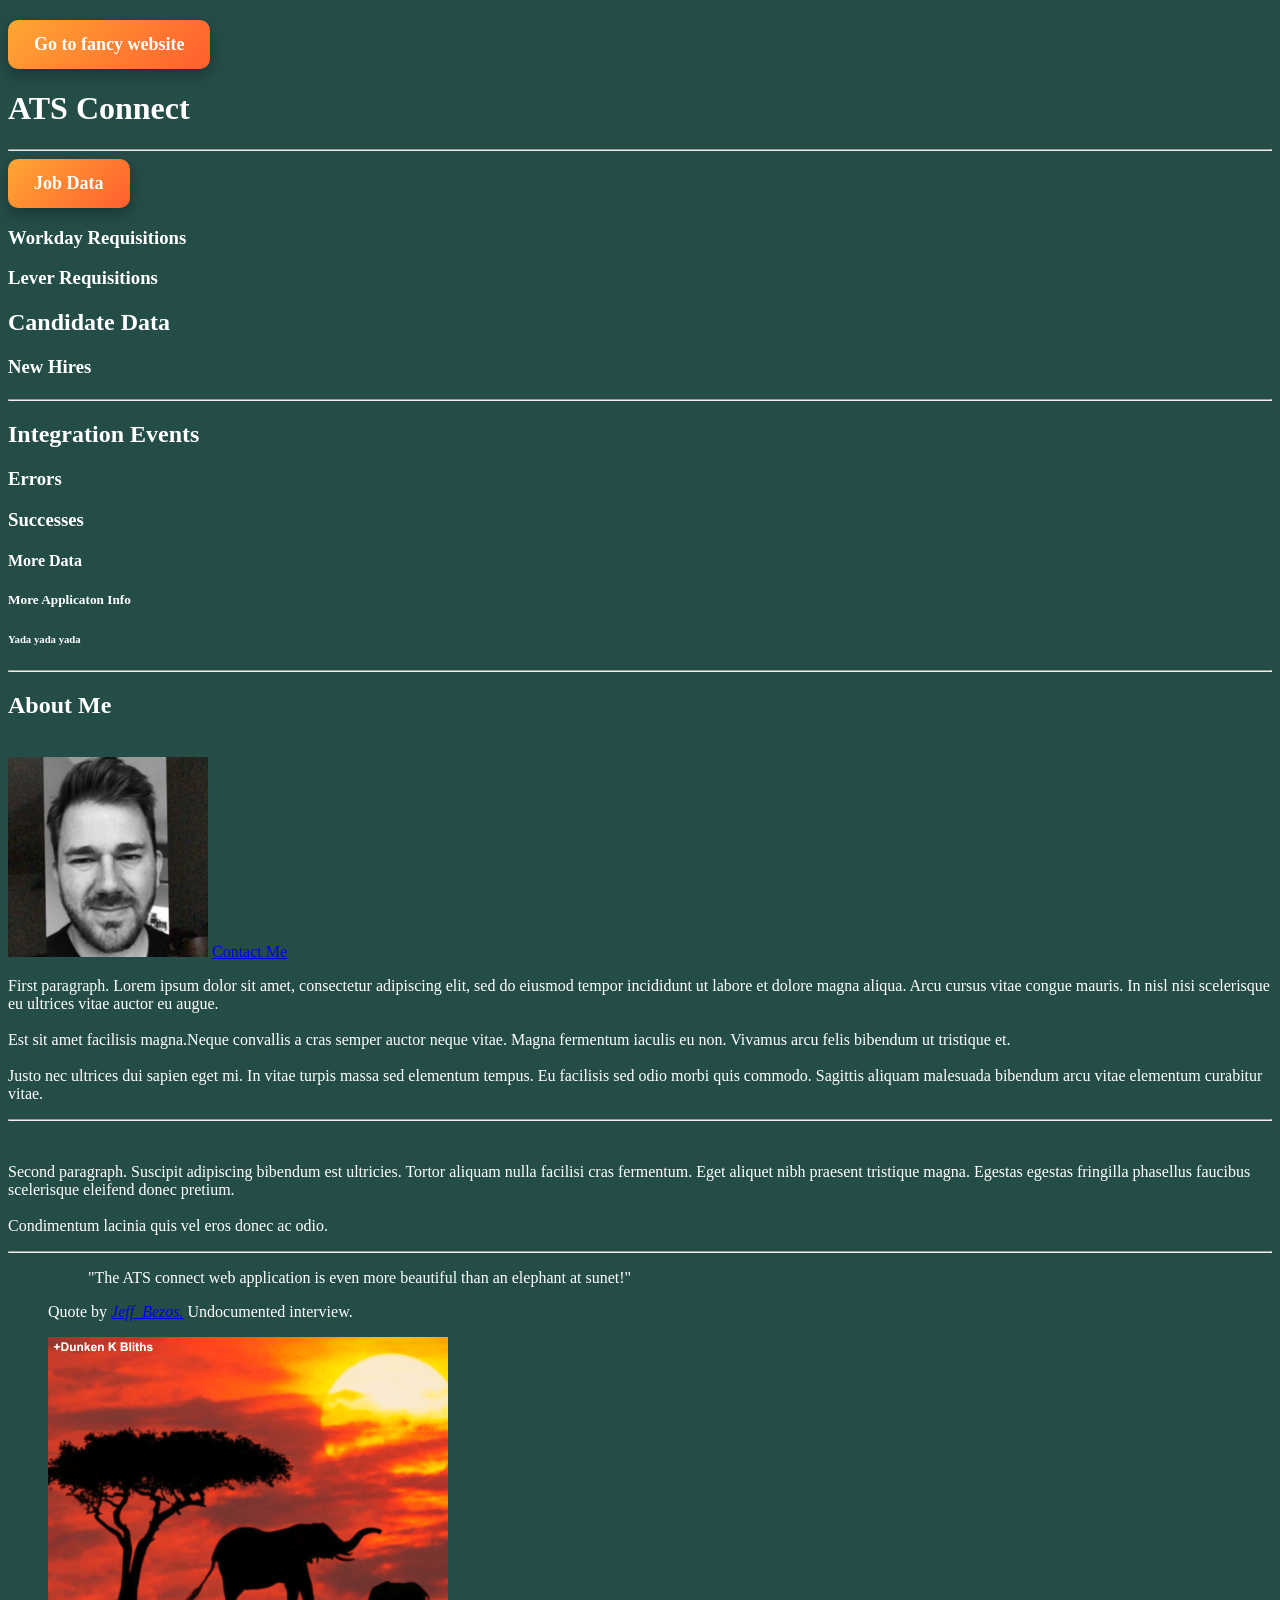
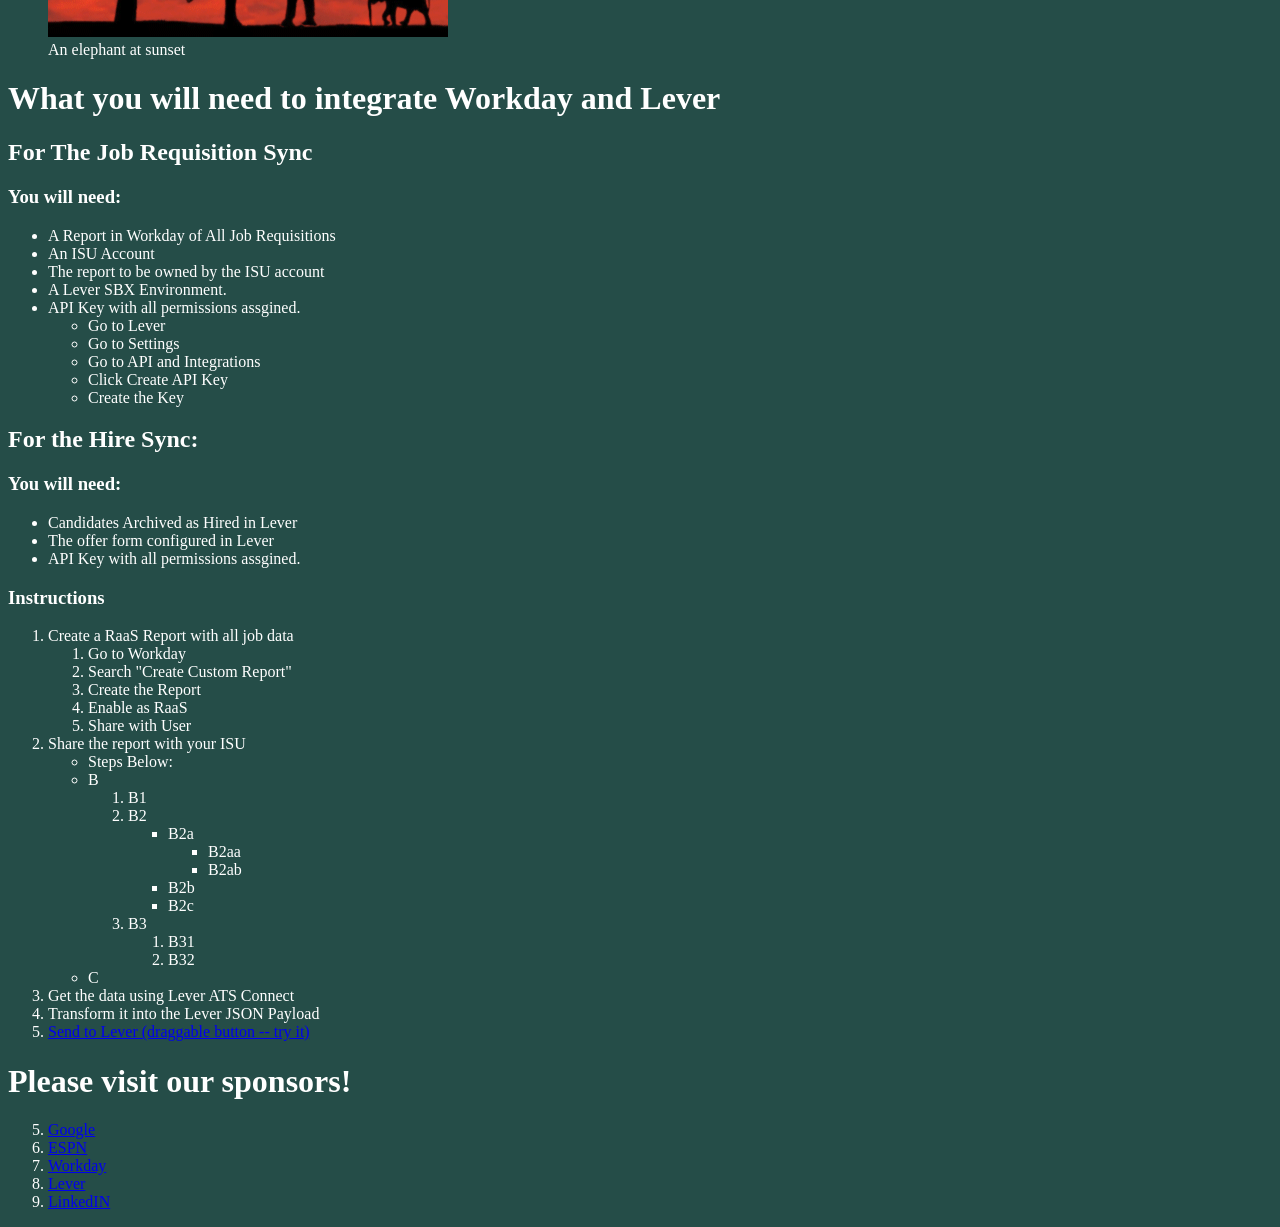
<file: index.html>
<!DOCTYPE html>
<html lang="en">
<head>
  <link rel="stylesheet" href="./style.css">
  <meta charset="UTF-8">
  <meta name="viewport" content="width=device-width, initial-scale=1.0">
  <title>Document</title>

</head>
<body>

  <h2>
  <a href="./fancy_landing_page_green.html" class="btn-gradient">
    Go to fancy website
  </a>
</h2>
<h1>ATS Connect</h1>



<hr/>
 <a class="btn-gradient">
   Job Data
  </a>
    <h3>Workday Requisitions</h3>
    <h3>Lever Requisitions</h3>
 <h2>Candidate Data</h2>   
    <h3>New Hires</h3>
    <h4></h4>    
    <hr/> 
 <h2>Integration Events</h2>
  <h3>Errors</h3>
    <h3>Successes </h3>
        <h4>More Data</h4>     
    <h5>More Applicaton Info</h5>     
    <h6>Yada yada yada</h6>     

    <hr/>

<h2>About Me</h2><br>
<a href="./About.html"><img src="./Images/me.png.jpeg" alt=""></a>

<a href="./contact.html">Contact Me</a>
<p>First paragraph. Lorem ipsum dolor sit amet, consectetur adipiscing elit, sed do eiusmod tempor incididunt ut labore et dolore magna
aliqua. Arcu cursus vitae congue mauris. In nisl nisi scelerisque eu ultrices vitae auctor eu augue. 

<br/> <br/>Est sit amet
facilisis magna.Neque convallis a cras semper auctor neque vitae. Magna fermentum iaculis eu non. Vivamus arcu
felis bibendum ut tristique et. 
<br/><br/>Justo nec ultrices dui sapien eget mi. In vitae turpis massa sed elementum tempus. Eu
facilisis sed odio morbi quis commodo. Sagittis aliquam malesuada bibendum arcu vitae elementum curabitur vitae.</p>
<hr/>
<br/>
<p>Second paragraph. Suscipit adipiscing bibendum est ultricies. Tortor aliquam nulla facilisi cras fermentum. Eget aliquet nibh praesent
tristique magna. Egestas egestas fringilla phasellus faucibus scelerisque eleifend donec pretium.
<br/><br/> Condimentum
lacinia quis vel eros donec ac odio.</p>
<hr/>


<!--Bock Quote Example-->
<figure>
  <blockquote>
    <p>
      "The ATS connect web application is even more beautiful than an elephant at sunet!"
    </p>
  </blockquote>
  <figcaption>
    Quote by
    <cite
      ><a href="https://en.wikipedia.org/wiki/Jeff_Bezos"
        >Jeff_Bezos.</a
      ></cite
    >
    Undocumented interview.
  </figcaption>
</figure>

<figure>
  <img
  src="./Images/elephant.gif"
    alt="Elephant at sunset" />
  <figcaption>An elephant at sunset</figcaption>
</figure>

<h1>What you will need to integrate Workday and Lever</h1>

<h2>For The Job Requisition Sync</h2>

<h3>You will need:</h3>
<ul><li>A Report in Workday of All Job Requisitions</li>
    <li>An ISU Account </li>
    <li>The report to be owned by the ISU account</li>
    <li>A Lever SBX Environment.</li>
    <li>API Key with all permissions assgined.</li>
    <ul>
      <li>Go to Lever</li>
      <li>Go to Settings</li>
      <li>Go to API and Integrations</li>
      <li>Click Create API Key</li>
      <li>Create the Key</li>


    </ul>
</ul>

<h2>For the Hire Sync:</h2>
<h3>You will need:</h3>

<ul>
    <li>Candidates Archived as Hired in Lever</li>
    <li>The offer form configured in Lever</li>
    <li>API Key with all permissions assgined.</li>

</ul>

<h3>Instructions</h3>

<ol>
    <li>Create a RaaS Report with all job data</li>
        <ol>
      <li>Go to Workday</li>
      <li>Search "Create Custom Report"</li>
      <li>Create the Report</li>
      <li>Enable as RaaS</li>
      <li>Share with User</li>


    </ol>
    <li>Share the report with your ISU</li> 

<ul>
  <li>Steps Below:</li>
  <li>
    B
    <ol>
      <li>B1</li>
      <li>B2
        <ul>
          <li>B2a
            <ul>
              <li>B2aa</li>
              <li>B2ab</li>
            </ul>
          </li>
          <li>B2b</li>
          <li>B2c</li>
        </ul>
      </li>
      <li>B3
        <ol>
          <li>B31</li>
          <li>B32</li>
        </ol>
      </li>
    </ol>
  </li>
  <li>C</li>
</ul>
    <li>Get the data using Lever ATS Connect</li>
    <li>Transform it into the Lever JSON Payload</li>
    <li><a draggable="true" href="https://www.lever.co/">Send to Lever (draggable button -- try it)</a></li>

</ol>

<h1>Please visit our sponsors!</h1>
<!-- Write your code below -->
 <ol start="5">
    <li><a href="https://www.google.com">Google</a></li>
    <li><a href="https:/www.espn.com">ESPN</a></li>
    <li><a href="https:/workday.com">Workday</a></li>
    <li><a href="https:/www.espn.com">Lever</a></li>
    <li><a href="https:/www.linkedin.com">LinkedIN</a></li>


 </ol>

  
</body>
</html>
</file>
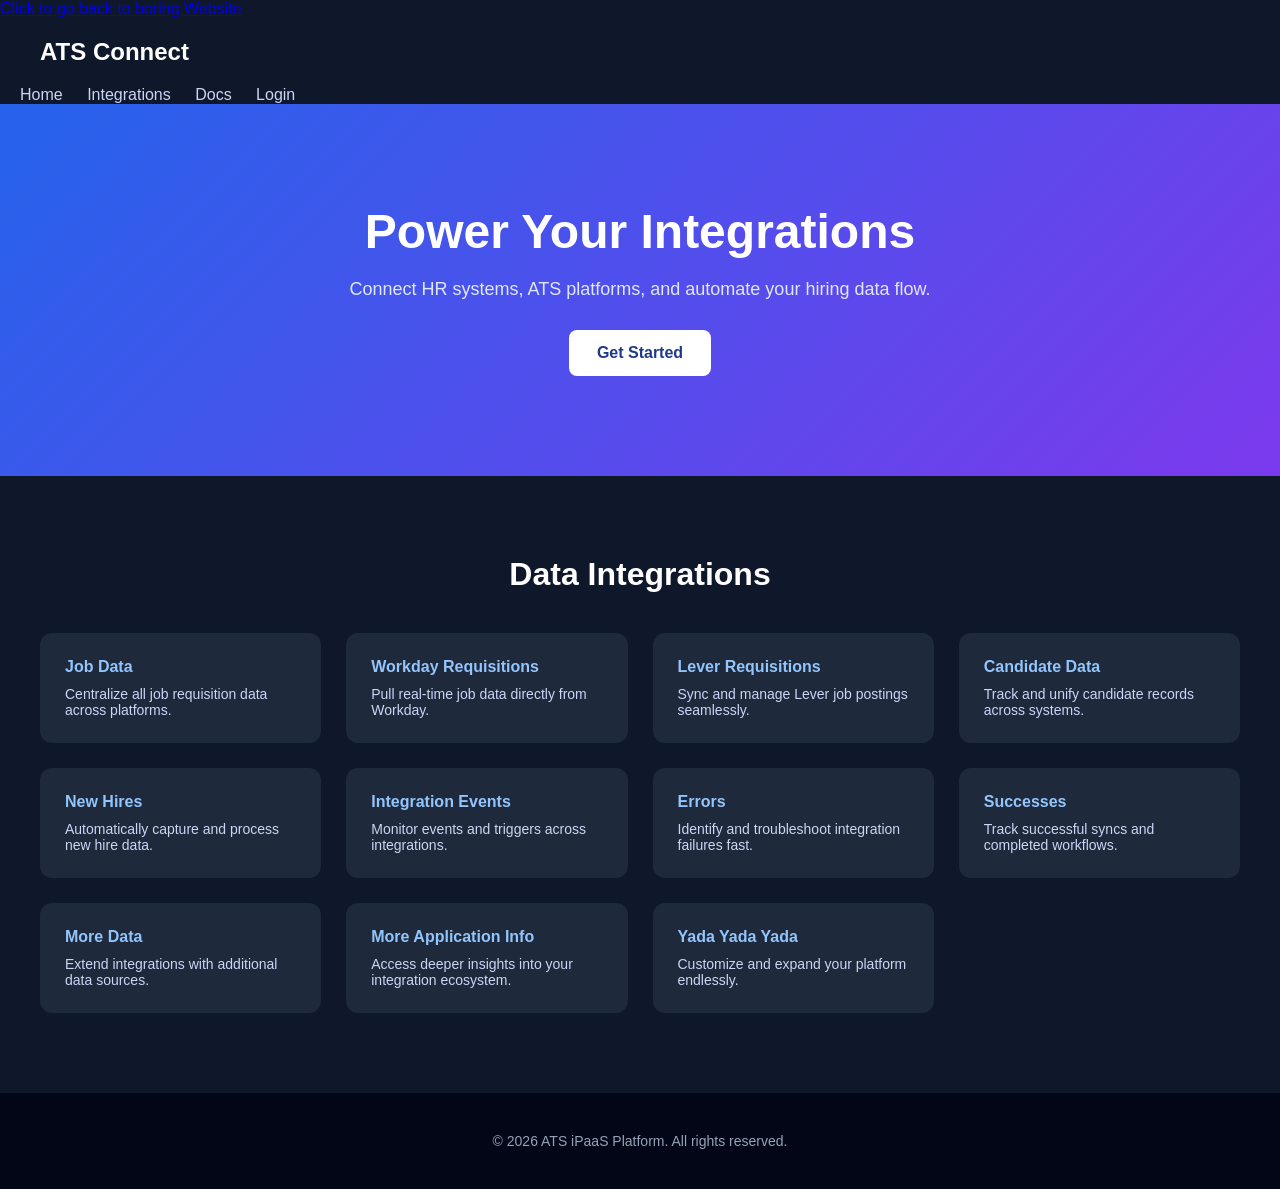
<file: fancy_landing_page.html>
<!DOCTYPE html>
<html lang="en">
<head>
  <a href="./index.html">Click to go back to boring Website</a>

  <meta charset="UTF-8" />
  <meta name="viewport" content="width=device-width, initial-scale=1.0"/>
  <title>iPaaS Platform</title>

  <style>
    * {
      margin: 0;
      padding: 0;
      box-sizing: border-box;
      font-family: -apple-system, BlinkMacSystemFont, "Segoe UI", Roboto, sans-serif;
    }

    body {
      background: #0f172a;
      color: white;
    }

    header {
      display: flex;
      justify-content: space-between;
      padding: 20px 40px;
      align-items: center;
    }

    header h1 {
      font-size: 24px;
      font-weight: bold;
    }

    nav a {
      margin-left: 20px;
      text-decoration: none;
      color: #cbd5f5;
      transition: 0.3s;
    }

    nav a:hover {
      color: white;
    }

    .hero {
      text-align: center;
      padding: 100px 20px;
      background: linear-gradient(135deg, #2563eb, #7c3aed);
    }

    .hero h2 {
      font-size: 48px;
      margin-bottom: 20px;
    }

    .hero p {
      font-size: 18px;
      color: #e0e7ff;
      margin-bottom: 30px;
    }

    .hero button {
      padding: 14px 28px;
      font-size: 16px;
      border: none;
      border-radius: 8px;
      background: white;
      color: #1e3a8a;
      cursor: pointer;
      font-weight: bold;
      transition: 0.3s;
    }

    .hero button:hover {
      background: #e0e7ff;
    }

    .section {
      padding: 80px 40px;
      text-align: center;
    }

    .section h3 {
      font-size: 32px;
      margin-bottom: 40px;
    }

    .grid {
      display: grid;
      grid-template-columns: repeat(auto-fit, minmax(250px, 1fr));
      gap: 25px;
    }

    .card {
      background: #1e293b;
      padding: 25px;
      border-radius: 12px;
      transition: 0.3s;
      text-align: left;
    }

    .card:hover {
      transform: translateY(-8px) scale(1.02);
      background: #334155;
    }

    .card h4 {
      margin-bottom: 10px;
      color: #93c5fd;
    }

    .card p {
      color: #cbd5f5;
      font-size: 14px;
    }

    footer {
      text-align: center;
      padding: 40px;
      background: #020617;
      color: #94a3b8;
      font-size: 14px;
    }
  </style>
</head>
<body>

<header>
  <h1>ATS Connect</h1></header>
  <nav>
    <a href="#">Home</a>
    <a href="#">Integrations</a>
    <a href="#">Docs</a>
    <a href="#">Login</a>
  </nav>
</header>
  </header>

<section class="hero">
  <h2>Power Your Integrations</h2>
  <p>Connect HR systems, ATS platforms, and automate your hiring data flow.</p>
  <button onclick="alert('Get Started!')">Get Started</button>
</section>

<section class="section">
  <h3>Data Integrations</h3>

  <div class="grid">

    <div class="card">
      <h4>Job Data</h4>
      <p>Centralize all job requisition data across platforms.</p>
    </div>

    <div class="card">
      <h4>Workday Requisitions</h4>
      <p>Pull real-time job data directly from Workday.</p>
    </div>

    <div class="card">
      <h4>Lever Requisitions</h4>
      <p>Sync and manage Lever job postings seamlessly.</p>
    </div>

    <div class="card">
      <h4>Candidate Data</h4>
      <p>Track and unify candidate records across systems.</p>
    </div>

    <div class="card">
      <h4>New Hires</h4>
      <p>Automatically capture and process new hire data.</p>
    </div>

    <div class="card">
      <h4>Integration Events</h4>
      <p>Monitor events and triggers across integrations.</p>
    </div>

    <div class="card">
      <h4>Errors</h4>
      <p>Identify and troubleshoot integration failures fast.</p>
    </div>

    <div class="card">
      <h4>Successes</h4>
      <p>Track successful syncs and completed workflows.</p>
    </div>

    <div class="card">
      <h4>More Data</h4>
      <p>Extend integrations with additional data sources.</p>
    </div>

    <div class="card">
      <h4>More Application Info</h4>
      <p>Access deeper insights into your integration ecosystem.</p>
    </div>

    <div class="card">
      <h4>Yada Yada Yada</h4>
      <p>Customize and expand your platform endlessly.</p>
    </div>

  </div>
</section>

<footer>
  © 2026 ATS iPaaS Platform. All rights reserved.
</footer>

</body>
</html>
</file>
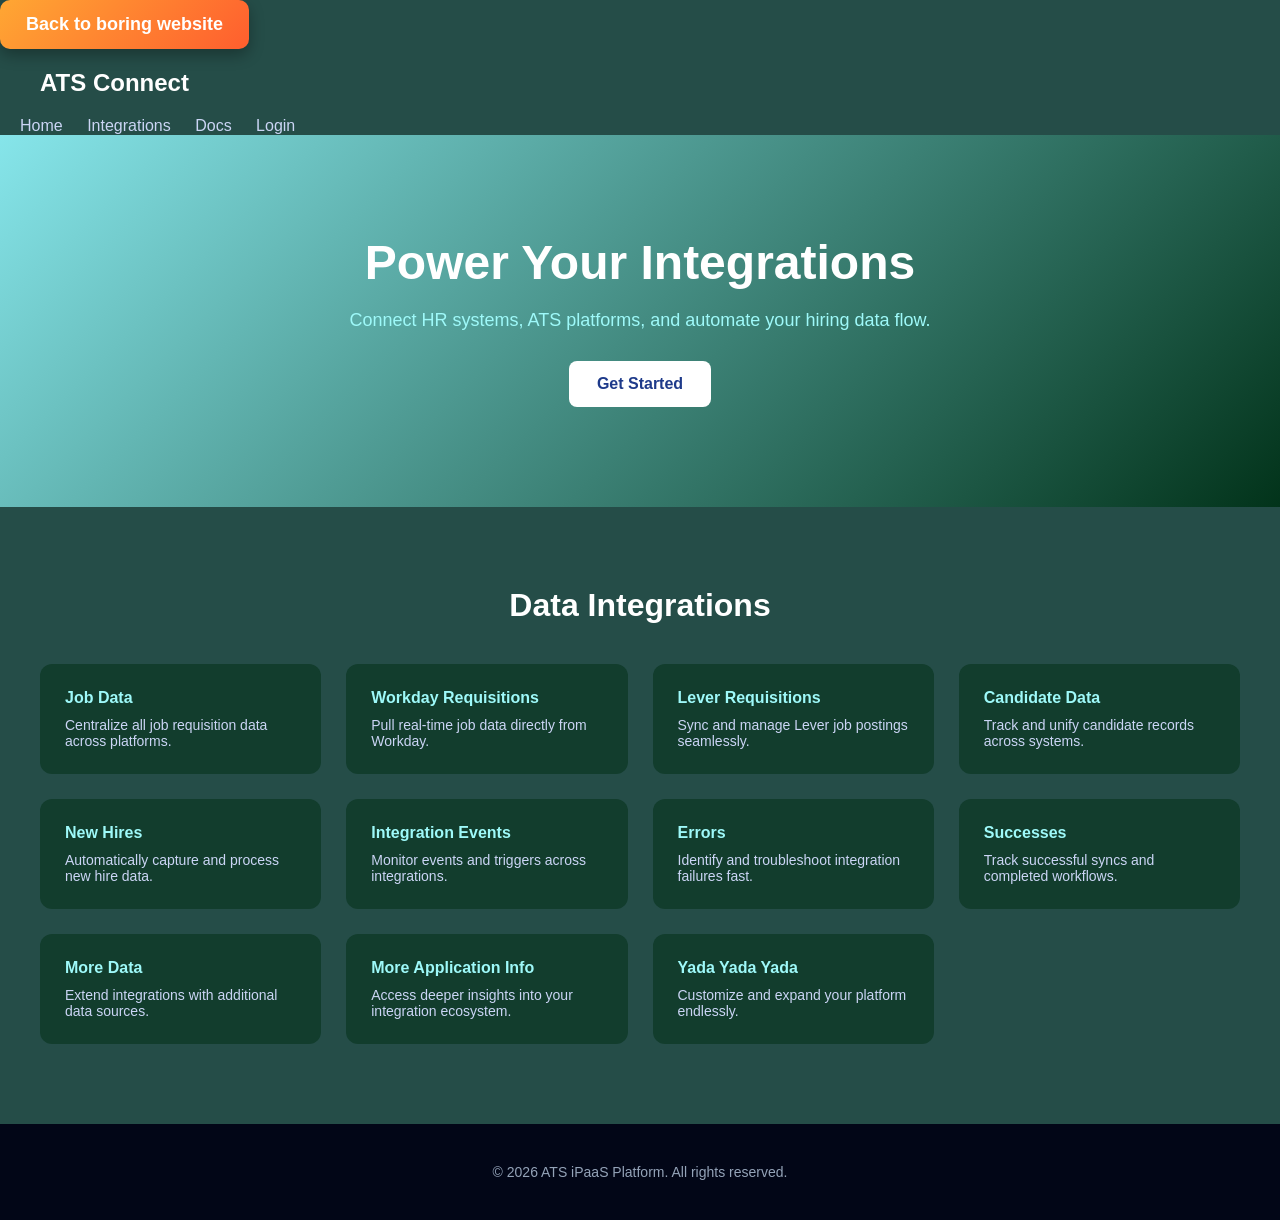
<file: fancy_landing_page_green.html>
<!DOCTYPE html>
<html lang="en">
<head>
      <link rel="stylesheet" href="./style.css">
<h2>
  <a href="./index.html" class="btn-gradient">
    Back to boring website
  </a>
</h2>
  
  <meta charset="UTF-8" />
  <meta name="viewport" content="width=device-width, initial-scale=1.0"/>
  <title>iPaaS Platform</title>

  <style>
    * {
      margin: 0;
      padding: 0;
      box-sizing: border-box;
      font-family: -apple-system, BlinkMacSystemFont, "Segoe UI", Roboto, sans-serif;
    }

    body {
      background: #254D48;
      color: white;
    }

    header {
      display: flex;
      justify-content: space-between;
      padding: 20px 40px;
      align-items: center;
    }

    header h1 {
      font-size: 24px;
      font-weight: bold;
    }

    nav a {
      margin-left: 20px;
      text-decoration: none;
      color: #cbd5f5;
      transition: 0.3s;
    }

    nav a:hover {
      color: white;
    }

    .hero {
      text-align: center;
      padding: 100px 20px;
      background: linear-gradient(135deg, #86e5ea, #02331A);
    }

    .hero h2 {
      font-size: 48px;
      margin-bottom: 20px;
    }

    .hero p {
      font-size: 18px;
      color: #9ef9f9;
      margin-bottom: 30px;
    }

    .hero button {
      padding: 14px 28px;
      font-size: 16px;
      border: none;
      border-radius: 8px;
      background: white;
      color: #1e3a8a;
      cursor: pointer;
      font-weight: bold;
      transition: 0.3s;
    }

    .hero button:hover {
      background: #e0e7ff;
    }

    .section {
      padding: 80px 40px;
      text-align: center;
    }

    .section h3 {
      font-size: 32px;
      margin-bottom: 40px;
    }

    .grid {
      display: grid;
      grid-template-columns: repeat(auto-fit, minmax(250px, 1fr));
      gap: 25px;
    }

    .card {
      background: #123d2d;
      padding: 25px;
      border-radius: 12px;
      transition: 0.3s;
      text-align: left;
    }

    .card:hover {
      transform: translateY(-8px) scale(1.02);
      background: #1a503c;
    }

    .card h4 {
      margin-bottom: 10px;
      color: #9ef9f9;
    }

    .card p {
      color: #cbd5f5;
      font-size: 14px;
    }

    footer {
      text-align: center;
      padding: 40px;
      background: #020617;
      color: #94a3b8;
      font-size: 14px;
    }
  </style>
</head>
<body>

<header>
  <h1>ATS Connect</h1></header>
  <nav>
    <a href="#">Home</a>
    <a href="#">Integrations</a>
    <a href="#">Docs</a>
    <a href="#">Login</a>
  </nav>
</header>
  </header>

<section class="hero">
  <h2>Power Your Integrations</h2>
  <p>Connect HR systems, ATS platforms, and automate your hiring data flow.</p>
  <button onclick="alert('Get Started!')">Get Started</button>
</section>

<section class="section">
  <h3>Data Integrations</h3>

  <div class="grid">

    <div class="card">
      <h4>Job Data</h4>
      <p>Centralize all job requisition data across platforms.</p>
    </div>

    <div class="card">
      <h4>Workday Requisitions</h4>
      <p>Pull real-time job data directly from Workday.</p>
    </div>

    <div class="card">
      <h4>Lever Requisitions</h4>
      <p>Sync and manage Lever job postings seamlessly.</p>
    </div>

    <div class="card">
      <h4>Candidate Data</h4>
      <p>Track and unify candidate records across systems.</p>
    </div>

    <div class="card">
      <h4>New Hires</h4>
      <p>Automatically capture and process new hire data.</p>
    </div>

    <div class="card">
      <h4>Integration Events</h4>
      <p>Monitor events and triggers across integrations.</p>
    </div>

    <div class="card">
      <h4>Errors</h4>
      <p>Identify and troubleshoot integration failures fast.</p>
    </div>

    <div class="card">
      <h4>Successes</h4>
      <p>Track successful syncs and completed workflows.</p>
    </div>

    <div class="card">
      <h4>More Data</h4>
      <p>Extend integrations with additional data sources.</p>
    </div>

    <div class="card">
      <h4>More Application Info</h4>
      <p>Access deeper insights into your integration ecosystem.</p>
    </div>

    <div class="card">
      <h4>Yada Yada Yada</h4>
      <p>Customize and expand your platform endlessly.</p>
    </div>

  </div>
</section>

<footer>
  © 2026 ATS iPaaS Platform. All rights reserved.
</footer>

</body>
</html>
</file>
<file: style.css>
html{background: rgb(37, 77, 72);
      color: white;
}

.btn {
  display: inline-block;
  padding: 12px 20px;
  background: orange;
  color: white;
  text-decoration: none;
  border-radius: 6px;
  font-weight: bold;
  transition: 0.3s;
}

.btn:hover {
  background: darkorange;
  transform: scale(1.05);
}

.btn-gradient {
  display: inline-block;
  padding: 14px 26px;
  font-size: 18px;
  font-weight: bold;
  color: white;
  text-decoration: none;

  background: linear-gradient(135deg, #ffa733, #ff5e2e);
  border-radius: 10px;

  box-shadow: 0 6px 15px rgba(0, 0, 0, 0.3);
  transition: all 0.3s ease;
}

.btn-gradient:hover {
  background: linear-gradient(135deg, #109b4ec1, #00fffb);
  transform: translateY(-2px) scale(1.05);
  box-shadow: 0 10px 20px rgba(0, 0, 0, 0.4);
}

.btn-gradient:active {
  transform: scale(0.98);
}
</file>
